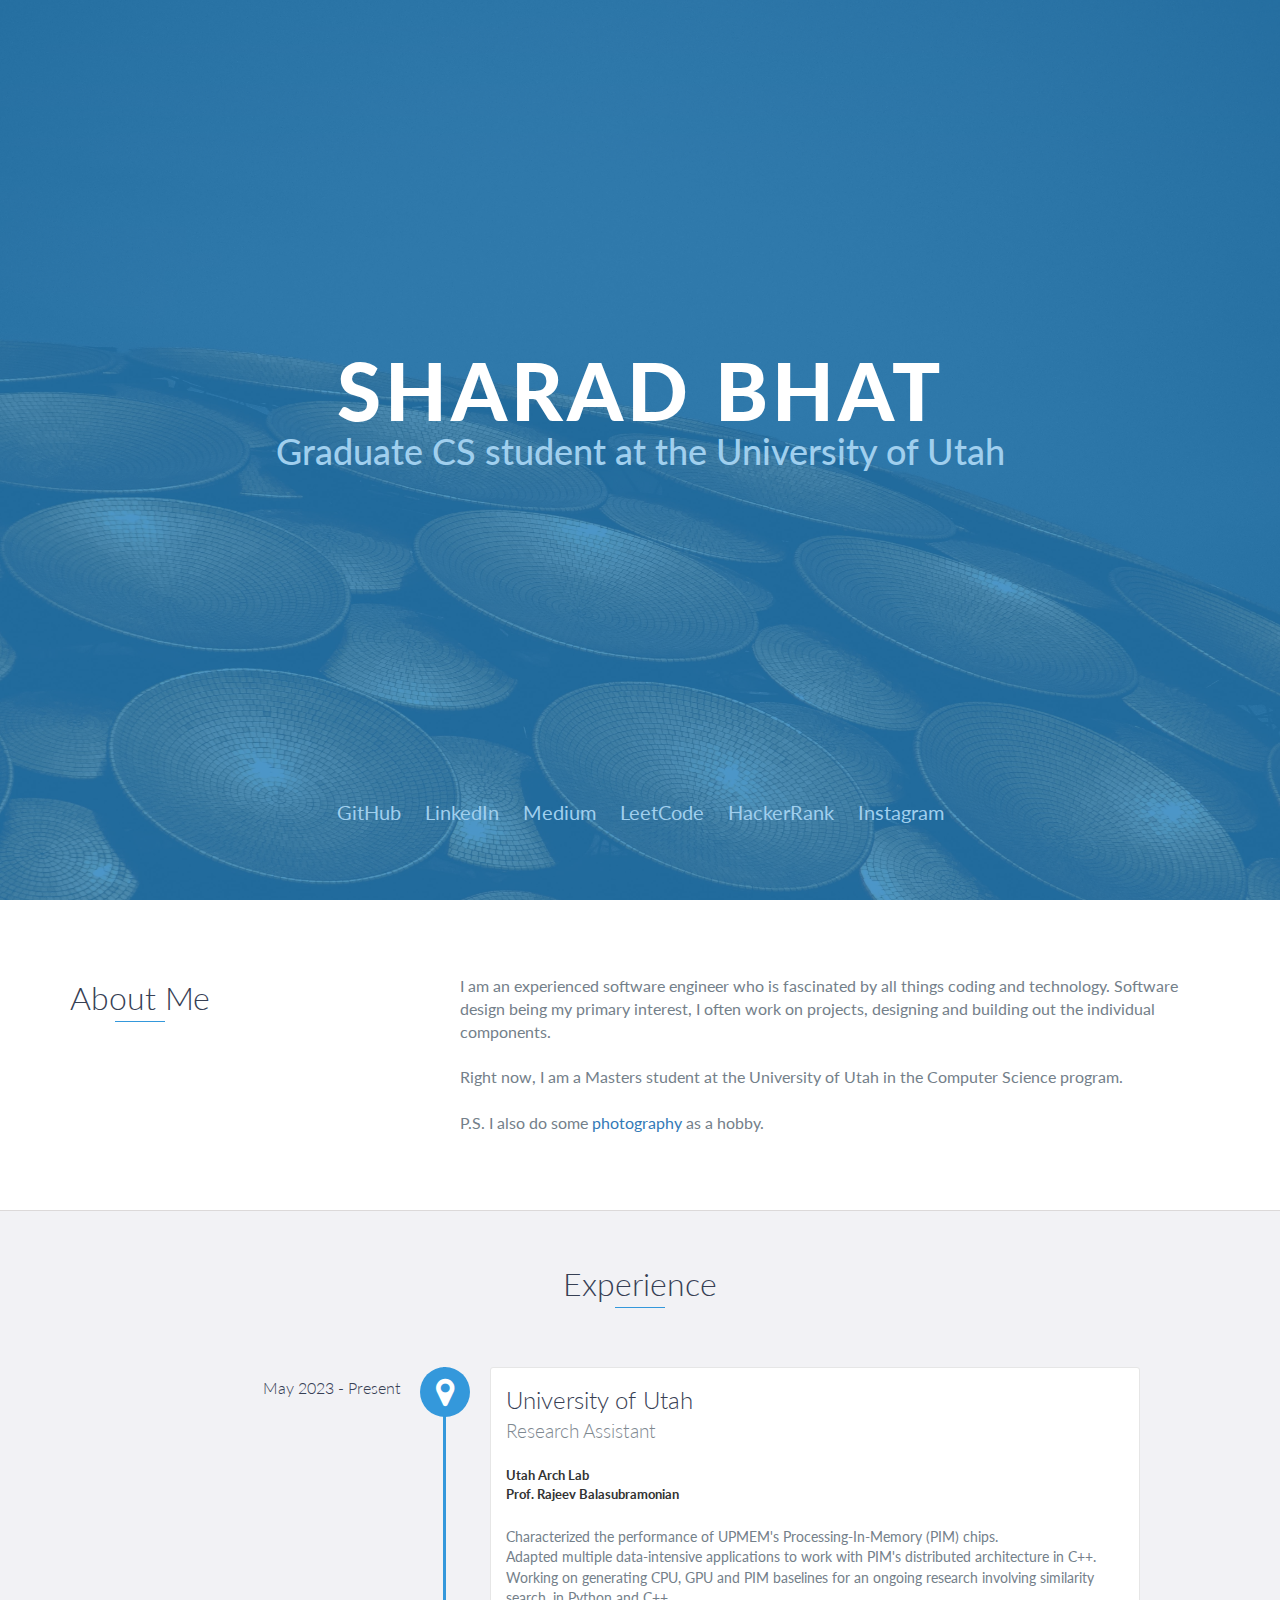
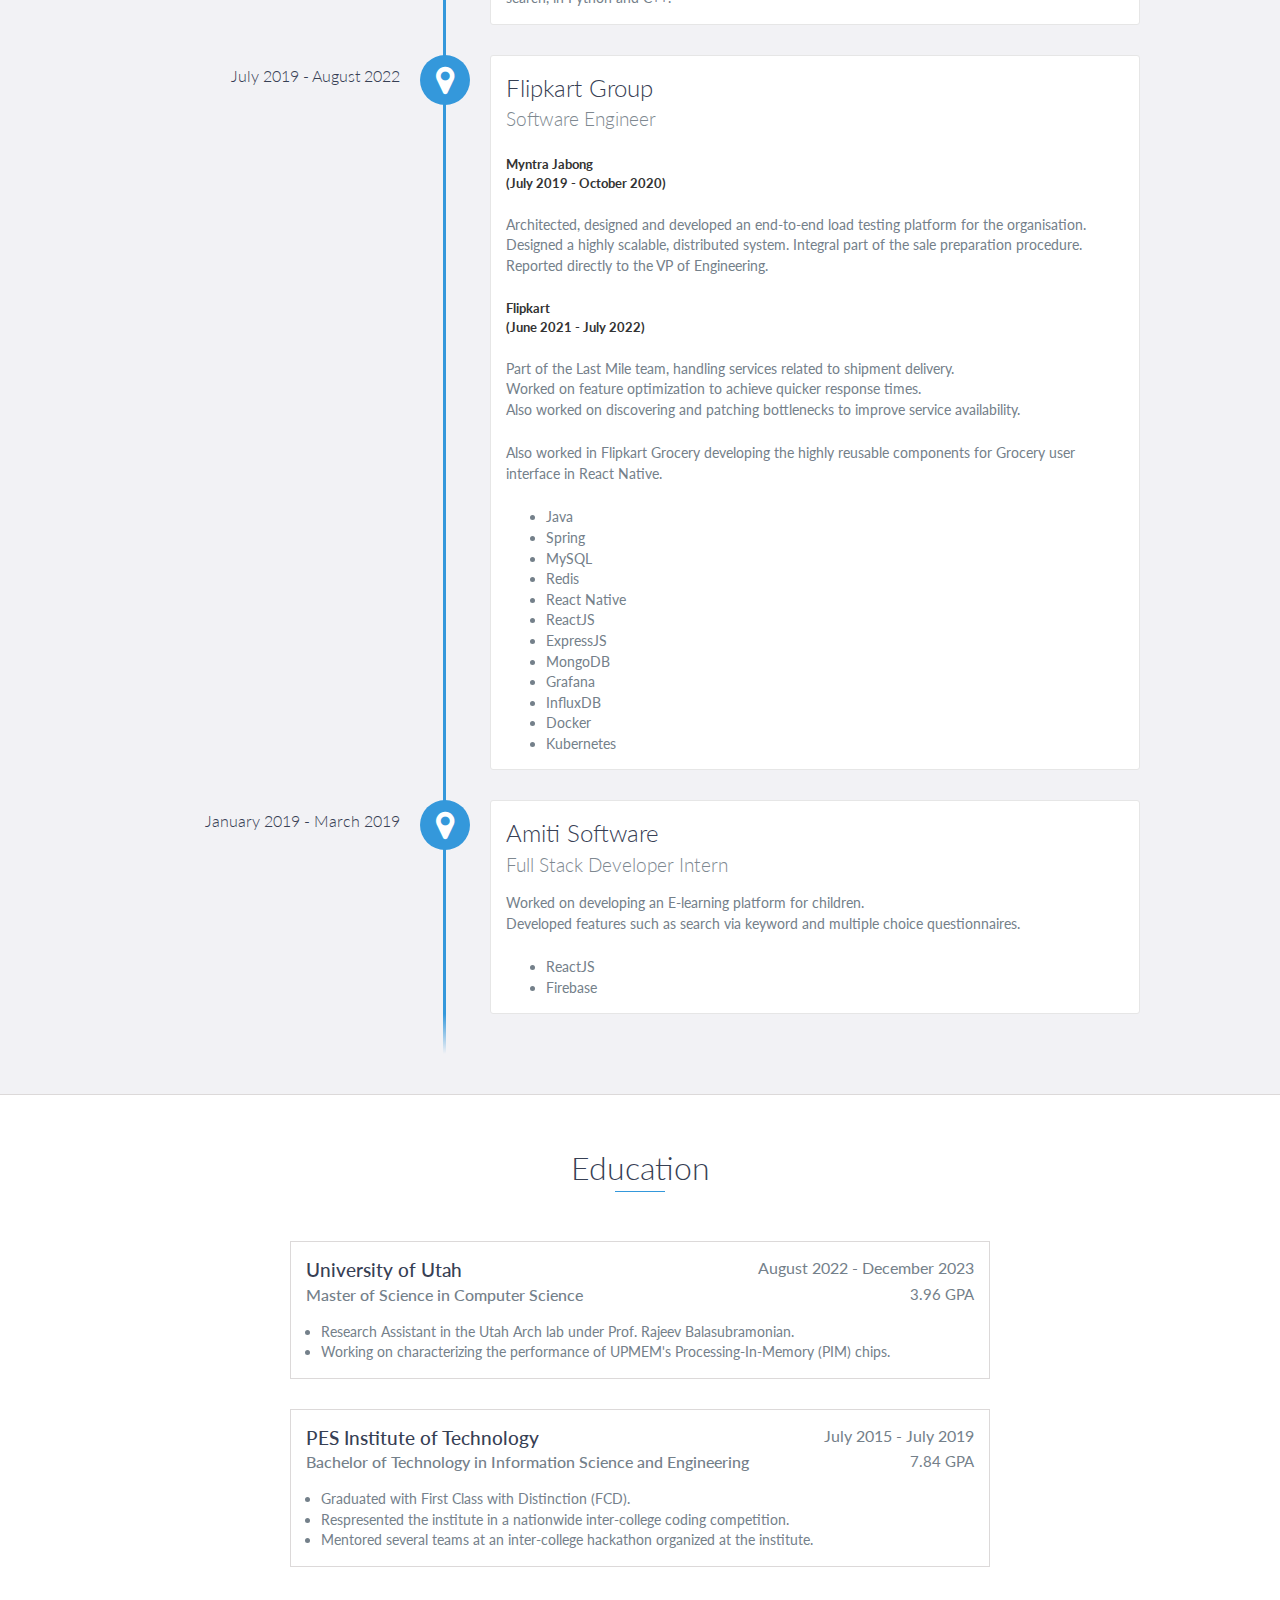
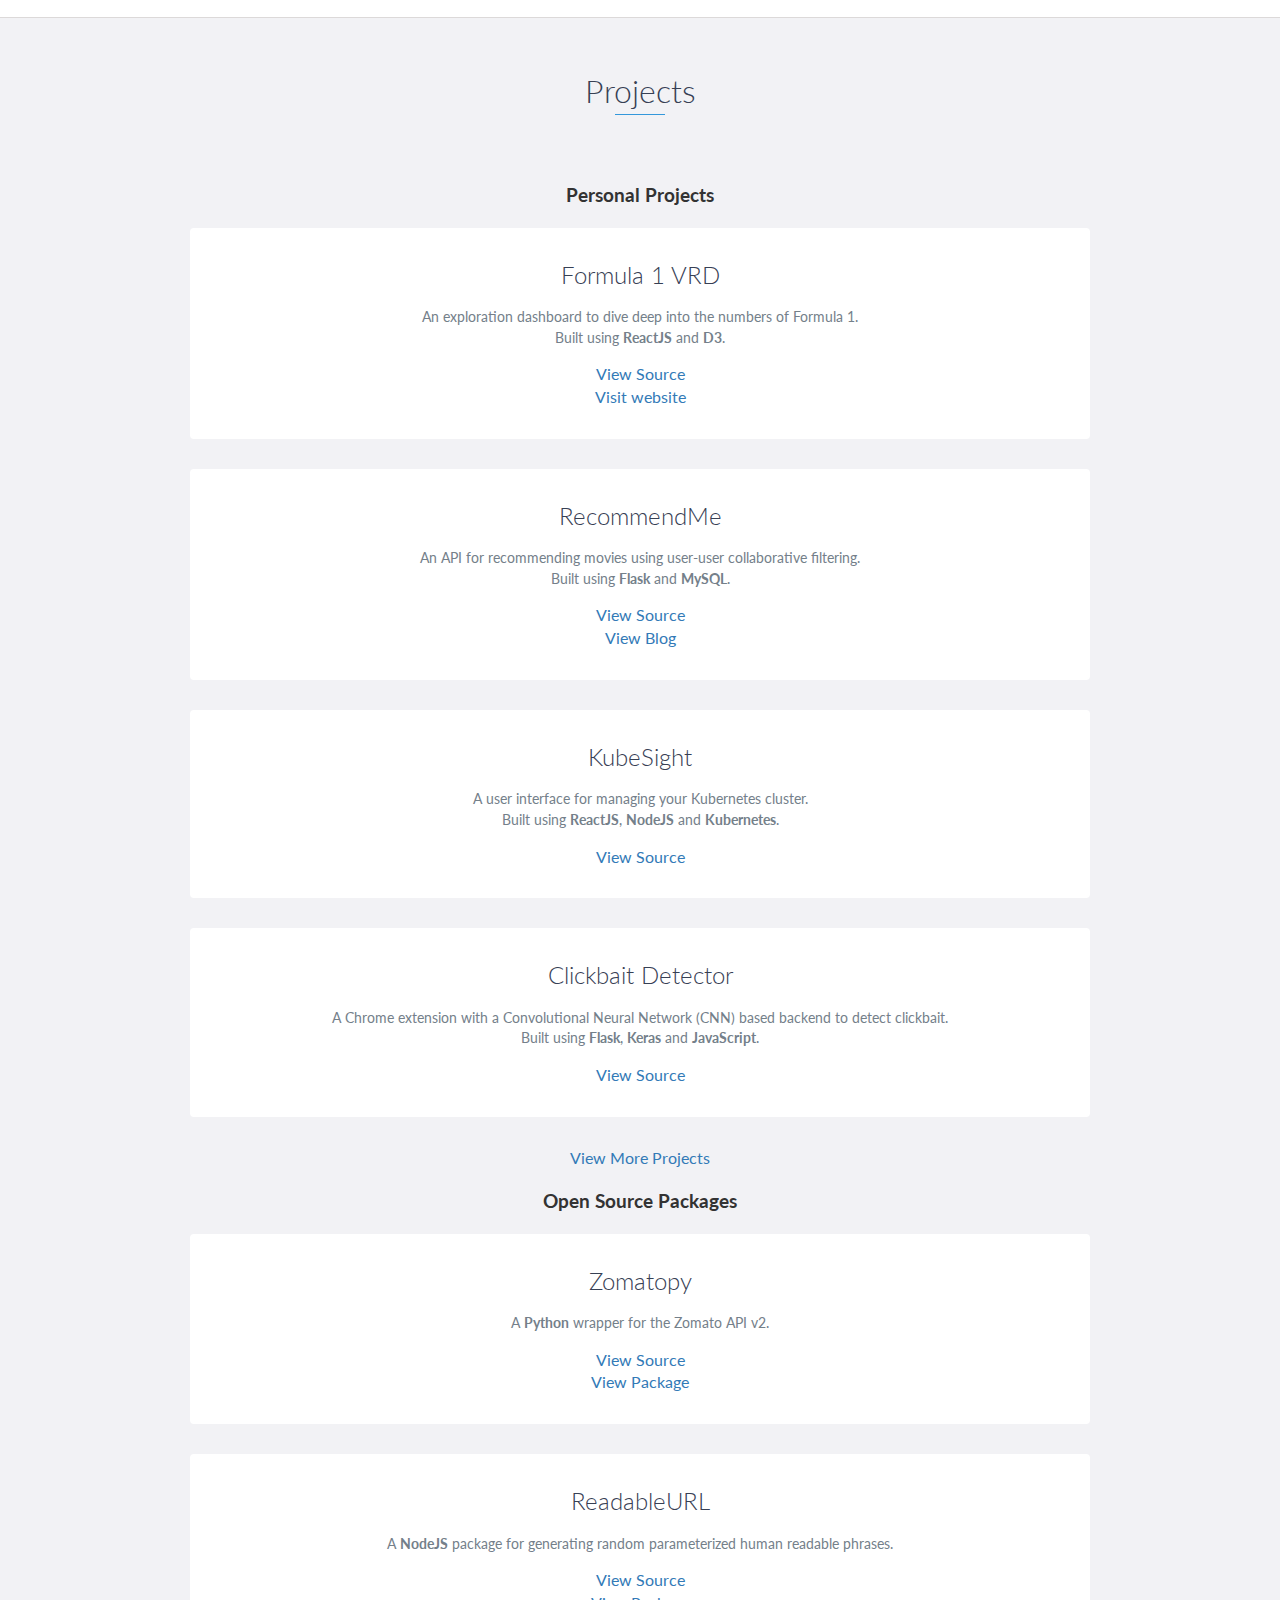
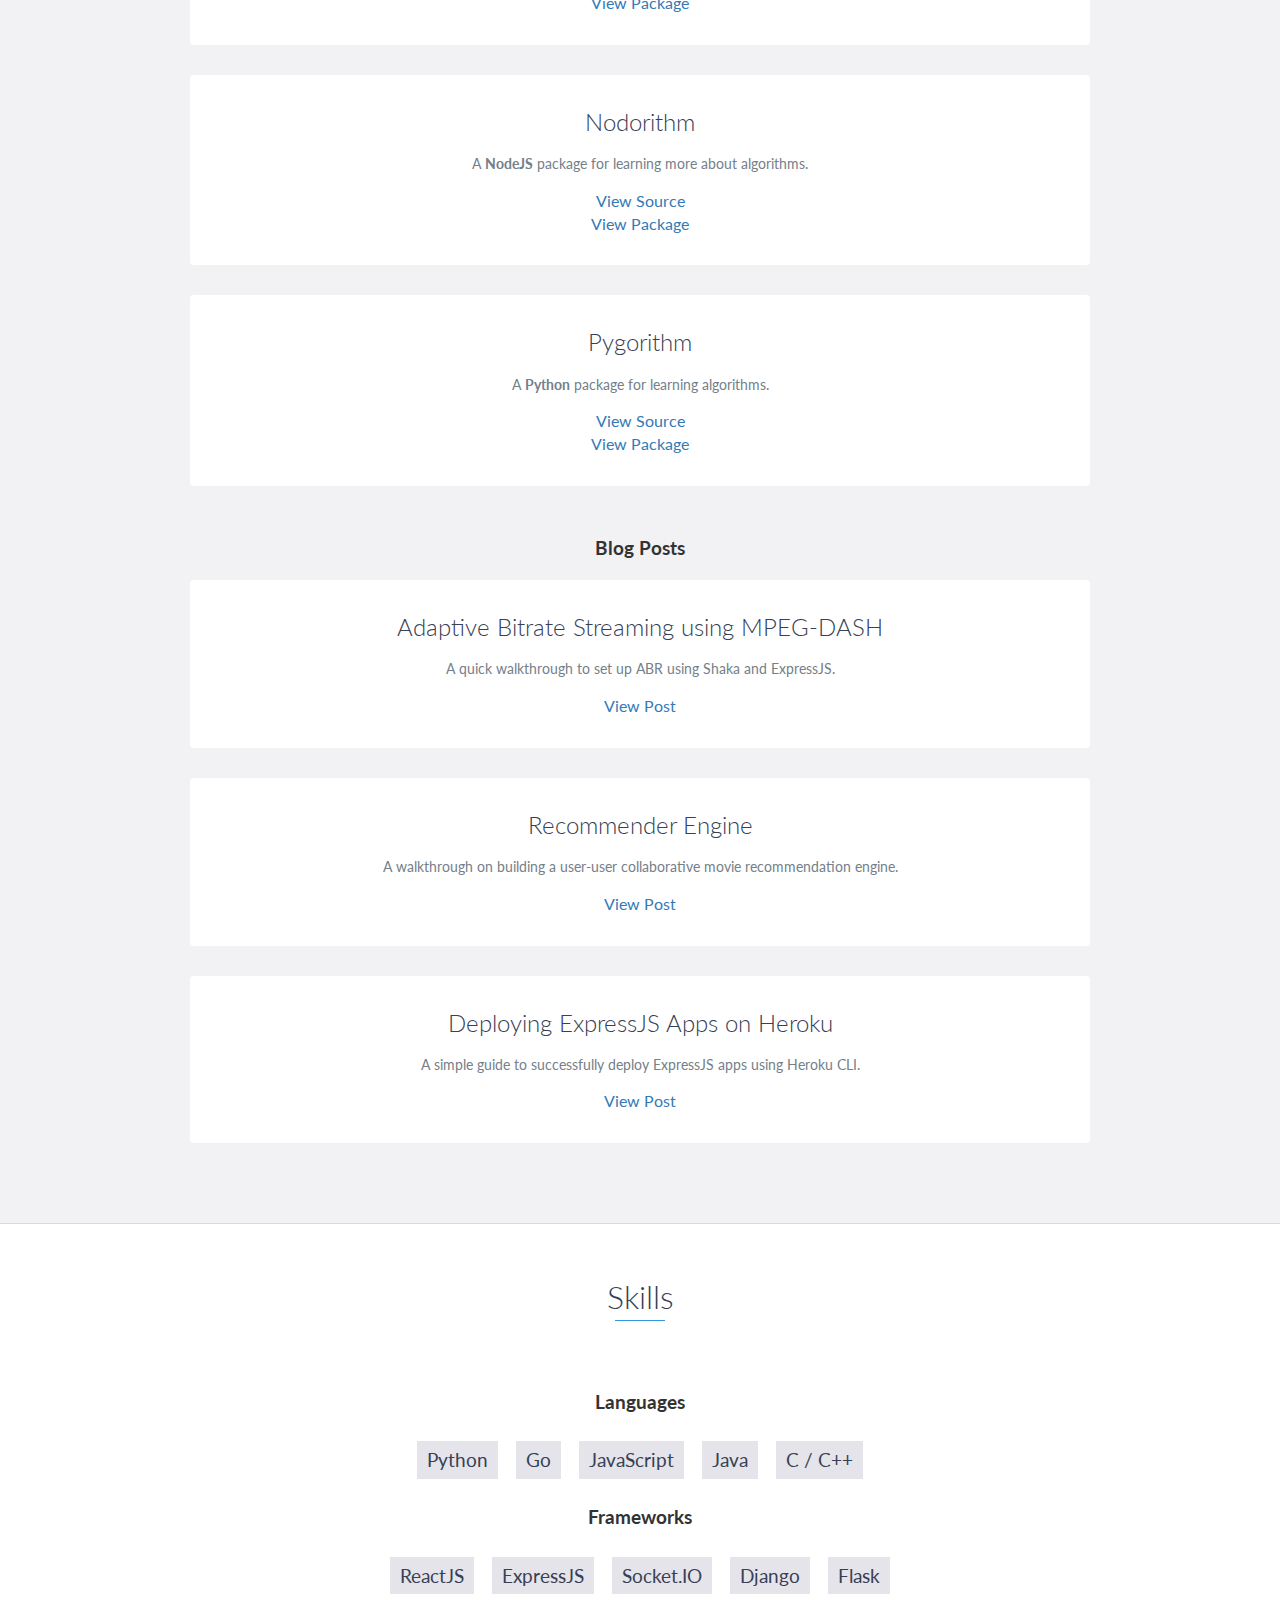
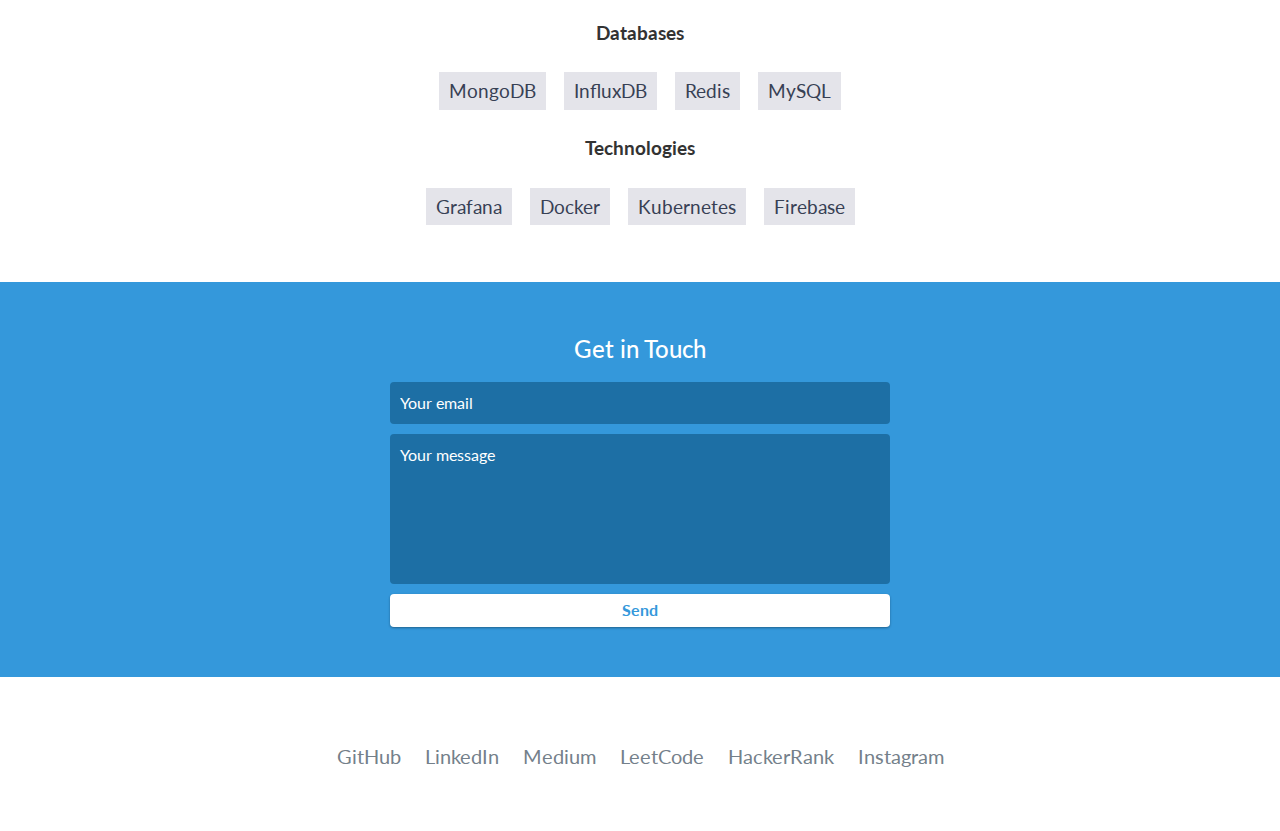
<file: index.html>
<!DOCTYPE html>
<html class="no-js" lang="en">

<head>
    <meta charset="utf-8">
    <meta http-equiv="X-UA-Compatible" content="IE=edge">
    <meta name="viewport" content="width=device-width, initial-scale=1">
    <title>Sharad Bhat</title>
    <link href="https://fonts.googleapis.com/css?family=Lato:300,400,700,900" rel="stylesheet">
    <link rel="stylesheet" href="libs/font-awesome/css/font-awesome.min.css">
    <link href="css/bootstrap.min.css" rel="stylesheet">
    <link href="css/styles.css" rel="stylesheet">
</head>

<body>
    <div id="lead">
            <div id="lead-content">
                <div id="lead-content-name">
                    <h1>Sharad Bhat</h1>
                    <h2>Graduate CS student at the University of Utah</h2>
                </div>
                <div class="container">
                    <div class="row">
                        <div class="social socialTop">
                            <ul>
                                <li>
                                    <a href="http://github.com/sharadbhat" target="_blank" rel="noopener noreferrer">GitHub</a>
                                </li>
                                <li>
                                    <a href="https://www.linkedin.com/in/sharadmbhat/" target="_blank">LinkedIn</a>
                                </li>
                                <li>
                                    <a href="https://sharadbhat.medium.com/" target="_blank"
                                        rel="noopener noreferrer">Medium</a>
                                </li>
                                <li>
                                    <a href="https://leetcode.com/sharadbhat/" target="_blank"
                                        rel="noopener noreferrer">LeetCode</a>
                                </li>
                                <li>
                                    <a href="https://www.hackerrank.com/sharadbhat" target="_blank"
                                        rel="noopener noreferrer">HackerRank</a>
                                </li>
                                <li>
                                    <a href="https://www.instagram.com/sharad_bhat/" target="_blank">Instagram</a>
                                </li>
                            </ul>
                        </div>
                    </div>
                </div>
            </div>
        <!-- End #lead-content -->

        <div id="lead-overlay"></div>
    </div>
    <!-- End #lead -->

    <div id="about">
        <div class="container">
            <div class="row">
                <div class="col-md-4">
                    <h2 class="heading">About Me</h2>
                </div>
                <div class="col-md-8">
                    <p>
                        I am an experienced software engineer who is fascinated by all things coding and technology.
                        Software design being my primary interest, I often work on projects, designing and building out
                        the individual components.
                        <br><br>
                        Right now, I am a Masters student at the University of Utah in the Computer Science program.
                        <br><br>
                        P.S. I also do some <a href="http://instagram.com/sharad_bhat" target="_blank"
                            rel="noopener noreferrer">photography</a> as a hobby.
                    </p>
                </div>
            </div>
        </div>
    </div>
    <!-- End #about -->

    <div id="experience" class="background-alt">
        <h2 class="heading">Experience</h2>
        <div id="experience-timeline">
            <div data-date="May 2023 - Present">
                <h3>University of Utah</h3>
                <h4>Research Assistant</h4>

                <h5>Utah Arch Lab<br />Prof. Rajeev Balasubramonian</h5>
                <p>
                    Characterized the performance of UPMEM's Processing-In-Memory (PIM) chips.<br />
                    Adapted multiple data-intensive applications to work with PIM's distributed architecture in C++.<br />
                    Working on generating CPU, GPU and PIM baselines for an ongoing research involving similarity search, 
                    in Python and C++.
                </p>
            </div>
            <div data-date="July 2019 - August 2022">
                <h3>Flipkart Group</h3>
                <h4>Software Engineer</h4>

                <h5>Myntra Jabong<br />(July 2019 - October 2020)</h5>
                <p>
                    Architected, designed and developed an end-to-end load testing platform for the organisation.<br />
                    Designed a highly scalable, distributed system. Integral part of the sale preparation procedure.<br />
                    Reported directly to the VP of Engineering.
                </p>
                <h5>Flipkart<br/>(June 2021 - July 2022)</h5>
                <p>
                    Part of the Last Mile team, handling services related to shipment delivery.<br />
                    Worked on feature optimization to achieve quicker response times.<br />
                    Also worked on discovering and patching bottlenecks to improve service availability.
                </p>
                <br>
                <p>
                    Also worked in Flipkart Grocery developing the highly reusable components for Grocery user interface
                    in React Native.
                </p>
                <br>
                <p>
                <ul class="experience-ul">
                    <li>Java</li>
                    <li>Spring</li>
                    <li>MySQL</li>
                    <li>Redis</li>
                    <li>React Native</li>
                    <li>ReactJS</li>
                    <li>ExpressJS</li>
                    <li>MongoDB</li>
                    <li>Grafana</li>
                    <li>InfluxDB</li>
                    <li>Docker</li>
                    <li>Kubernetes</li>
                </ul>
                </p>
            </div>

            <div data-date="January 2019 - March 2019">
                <h3>Amiti Software</h3>
                <h4>Full Stack Developer Intern</h4>
                <p>
                    Worked on developing an E-learning platform for children.<br />
                    Developed features such as search via keyword and multiple choice questionnaires.
                </p>
                <br>
                <p>
                <ul class="experience-ul">
                    <li>ReactJS</li>
                    <li>Firebase</li>
                </ul>
                </p>
            </div>
        </div>
    </div>
    <!-- End #experience -->

    <div id="education">
        <h2 class="heading">Education</h2>

        <div class="education-block">
            <div style="display: flex; flex-direction: column;">
                <div style="display: flex; flex-direction: row; justify-content: space-between;">
                    <h3>University of Utah</h3>
                    <span class="education-date">August 2022 - December 2023</span>
                </div>
                <div style="display: flex; flex-direction: row; justify-content: space-between;">
                    <h4>Master of Science in Computer Science</h4>
                    <span style="font-size: 15px;">3.96 GPA</span>
                </div>
            </div>
            <ul>
                <li>
                    Research Assistant in the Utah Arch lab under Prof. Rajeev Balasubramonian.
                </li>
                <li>
                    Working on characterizing the performance of UPMEM's Processing-In-Memory (PIM) chips.
                </li>
            </ul>
        </div>

        <div class="education-block">
            <div style="display: flex; flex-direction: column;">
                <div style="display: flex; flex-direction: row; justify-content: space-between;">
                    <h3>PES Institute of Technology</h3>
                    <span class="education-date">July 2015 - July 2019</span>
                </div>
                <div style="display: flex; flex-direction: row; justify-content: space-between;">
                    <h4>Bachelor of Technology in Information Science and Engineering</h4>
                    <span style="font-size: 15px;">7.84 GPA</span>
                </div>
            </div>
            <ul>
                <li>
                    Graduated with First Class with Distinction (FCD).
                </li>
                <li>
                    Respresented the institute in a nationwide inter-college coding competition.
                </li>
                <li>
                    Mentored several teams at an inter-college hackathon organized at the institute.
                </li>
            </ul>
        </div>
        <!-- End .education-block -->
    </div>
    <!-- End #education -->

    <div id="projects" class="background-alt">
        <h2 class="heading">Projects</h2>
        <h3>Personal Projects</h3>
        <div class="container">
            <div class="row">
                <div class="project no-image">
                    <div class="project-info">
                        <h3>Formula 1 VRD</h3>
                        <p>
                            An exploration dashboard to dive deep into the numbers of Formula 1.
                            <br>
                            Built using <b>ReactJS</b> and <b>D3</b>.
                        </p>
                        <a href="https://github.com/sharadbhat/Formula-1-VRD" target="_blank" rel="noopener noreferrer">View
                            Source</a>
                        <br>
                        <a href="https://sharadbhat.github.io/Formula-1-VRD" target="_blank"
                            rel="noopener noreferrer">Visit website</a>
                    </div>
                </div>

                <div class="project no-image">
                    <div class="project-info">
                        <h3>RecommendMe</h3>
                        <p>
                            An API for recommending movies using user-user collaborative filtering.
                            <br>
                            Built using <b>Flask</b> and <b>MySQL</b>.
                        </p>
                        <a href="https://github.com/sharadbhat/RecommendMe" target="_blank" rel="noopener noreferrer">View
                            Source</a>
                        <br>
                        <a href="https://sharadbhat.medium.com/recommender-engine-aa97100041e3" target="_blank"
                            rel="noopener noreferrer">View Blog</a>
                    </div>
                </div>

                <div class="project no-image">
                    <div class="project-info">
                        <h3>KubeSight</h3>
                        <p>
                            A user interface for managing your Kubernetes cluster.
                            <br>
                            Built using <b>ReactJS</b>, <b>NodeJS</b> and <b>Kubernetes</b>.
                        </p>
                        <a href="https://github.com/sharadbhat/KubeSight" target="_blank" rel="noopener noreferrer">View
                            Source</a>
                    </div>
                </div>

                <div class="project no-image">
                    <div class="project-info">
                        <h3>Clickbait Detector</h3>
                        <p>
                            A Chrome extension with a Convolutional Neural Network (CNN) based backend to detect
                            clickbait.
                            <br>
                            Built using <b>Flask</b>, <b>Keras</b> and <b>JavaScript</b>.
                        </p>
                        <a href="https://github.com/sharadbhat/ClickbaitDetector" target="_blank"
                            rel="noopener noreferrer">View Source</a>
                    </div>
                </div>
            </div>

            <a id="view-more-projects" href="#">View More Projects</a>

            <div id="more-projects" class="row">
                <div class="project no-image">
                    <div class="project-info">
                        <h3>VideoHub</h3>
                        <p>
                            A rough replica of YouTube.
                            <br>
                            Built using <b>Flask</b> and <b>MySQL</b>.
                        </p>
                        <a href="https://github.com/sharadbhat/VideoHub" target="_blank" rel="noopener noreferrer">View
                            Source</a>
                    </div>
                </div>
                <div class="project no-image">
                    <div class="project-info">
                        <h3>StreamIt</h3>
                        <p>
                            A music streaming API.
                            <br>
                            Built using <b>NodeJS</b>.
                        </p>
                        <a href="https://github.com/sharadbhat/StreamIt" target="_blank" rel="noopener noreferrer">View
                            Source</a>
                    </div>
                </div>
                <div class="project no-image">
                    <div class="project-info">
                        <h3>Chatter</h3>
                        <p>
                            A proof of concept for realtime messaging.
                            <br>
                            Built using <b>ReactJS</b>, <b>NodeJS</b> and <b>SocketIO</b>.
                        </p>
                        <a href="https://github.com/sharadbhat/Chatter" target="_blank" rel="noopener noreferrer">View
                            Source</a>
                        <br>
                        <a href="https://chatter-sharad.onrender.com" target="_blank" rel="noopener noreferrer">View
                            Demo</a>
                    </div>
                </div>
                <div class="project no-image">
                    <div class="project-info">
                        <h3>ViewFinder</h3>
                        <p>
                            A web app to view image EXIF and XMP metadata.
                            <br>
                            Built using <b>ReactJS</b>.
                        </p>
                        <a href="https://github.com/sharadbhat/viewfinder" target="_blank"
                            rel="noopener noreferrer">View Source</a>
                        <br>
                        <a href="https://sharadbhat.github.io/viewfinder" target="_blank" rel="noopener noreferrer">View
                            Demo</a>
                    </div>
                </div>
                <div class="project no-image">
                    <div class="project-info">
                        <h3>QuickDASH</h3>
                        <p>
                            A proof of concept for streaming video using MPEG-DASH.
                            <br>
                            Built using <b>Ffmpeg</b>, <b>Shaka</b>, <b>ExpressJS</b>.
                        </p>
                        <a href="https://github.com/sharadbhat/QuickDASH" target="_blank" rel="noopener noreferrer">View
                            Source</a>
                        <br>
                        <a href="https://sharadbhat.medium.com/adaptive-bitrate-streaming-using-mpeg-dash-d96f6ff0740f"
                            target="_blank" rel="noopener noreferrer">View Blog</a>
                    </div>
                </div>
            </div>
        </div>

        <h3>Open Source Packages</h3>
        <div class="container">
            <div class="row">
                <div class="project no-image">
                    <div class="project-info">
                        <h3>Zomatopy</h3>
                        <p>
                            A <b>Python</b> wrapper for the Zomato API v2.
                        </p>
                        <a href="https://github.com/sharadbhat/Zomatopy" target="_blank" rel="noopener noreferrer">View
                            Source</a>
                        <br>
                        <a href="https://pypi.org/project/Zomatopy/" target="_blank" rel="noopener noreferrer">View
                            Package</a>
                    </div>
                </div>

                <div class="project no-image">
                    <div class="project-info">
                        <h3>ReadableURL</h3>
                        <p>
                            A <b>NodeJS</b> package for generating random parameterized human readable phrases.
                        </p>
                        <a href="https://github.com/sharadbhat/ReadableURL" target="_blank"
                            rel="noopener noreferrer">View Source</a>
                        <br>
                        <a href="https://www.npmjs.com/package/readable-url" target="_blank"
                            rel="noopener noreferrer">View Package</a>
                    </div>
                </div>

                <div class="project no-image">
                    <div class="project-info">
                        <h3>Nodorithm</h3>
                        <p>
                            A <b>NodeJS</b> package for learning more about algorithms.
                        </p>
                        <a href="https://github.com/sharadbhat/Nodorithm" target="_blank" rel="noopener noreferrer">View
                            Source</a>
                        <br>
                        <a href="https://www.npmjs.com/package/nodorithm" target="_blank" rel="noopener noreferrer">View
                            Package</a>
                    </div>
                </div>

                <div class="project no-image">
                    <div class="project-info">
                        <h3>Pygorithm</h3>
                        <p>
                            A <b>Python</b> package for learning algorithms.
                        </p>
                        <a href="https://github.com/OmkarPathak/pygorithm" target="_blank"
                            rel="noopener noreferrer">View Source</a>
                        <br>
                        <a href="https://pypi.org/project/pygorithm/" target="_blank" rel="noopener noreferrer">View
                            Package</a>
                    </div>
                </div>
            </div>
        </div>

        <h3>Blog Posts</h3>
        <div class="container">
            <div class="row">
                <div class="project no-image">
                    <div class="project-info">
                        <h3>Adaptive Bitrate Streaming using MPEG-DASH</h3>
                        <p>
                            A quick walkthrough to set up ABR using Shaka and ExpressJS.
                        </p>
                        <a href="https://sharadbhat.medium.com/adaptive-bitrate-streaming-using-mpeg-dash-d96f6ff0740f"
                            target="_blank" rel="noopener noreferrer">View Post</a>
                    </div>
                </div>
                <div class="project no-image">
                    <div class="project-info">
                        <h3>Recommender Engine</h3>
                        <p>
                            A walkthrough on building a user-user collaborative movie recommendation engine.
                        </p>
                        <a href="https://sharadbhat.medium.com/recommender-engine-aa97100041e3" target="_blank"
                            rel="noopener noreferrer">View Post</a>
                    </div>
                </div>
                <div class="project no-image">
                    <div class="project-info">
                        <h3>Deploying ExpressJS Apps on Heroku</h3>
                        <p>
                            A simple guide to successfully deploy ExpressJS apps using Heroku CLI.
                        </p>
                        <a href="https://sharadbhat.medium.com/deploying-an-expressjs-server-on-heroku-d7c8dc04ec7c"
                            target="_blank" rel="noopener noreferrer">View Post</a>
                    </div>
                </div>
            </div>
        </div>
    </div>
    <!-- End #projects -->

    <div id="skills">
        <h2 class="heading">Skills</h2>
        <h3>Languages</h3>
        <ul>
            <li>Python</li>
            <li>Go</li>
            <li>JavaScript</li>
            <li>Java</li>
            <li>C / C++</li>
        </ul>

        <h3>Frameworks</h3>
        <ul>
            <li>ReactJS</li>
            <li>ExpressJS</li>
            <li>Socket.IO</li>
            <li>Django</li>
            <li>Flask</li>
        </ul>

        <h3>Databases</h3>
        <ul>
            <li>MongoDB</li>
            <li>InfluxDB</li>
            <li>Redis</li>
            <li>MySQL</li>
        </ul>

        <h3>Technologies</h3>
        <ul>
            <li>Grafana</li>
            <li>Docker</li>
            <li>Kubernetes</li>
            <li>Firebase</li>
        </ul>
    </div>
    <!-- End #skills -->

    <div id="contact">
        <h2>Get in Touch</h2>
        <div id="contact-form">
            <form method="POST" action="https://formspree.io/f/xjvpzykz">
                <input type="hidden" name="_subject" value="Contact request from personal website" />
                <input type="email" name="_replyto" placeholder="Your email" required>
                <textarea name="message" placeholder="Your message" required></textarea>
                <button type="submit">Send</button>
            </form>
        </div>
    </div>
    <!-- End #contact -->

    <footer>
        <div class="container">
            <div class="row">
                <div class="social">
                    <ul>
                        <li>
                            <a href="http://github.com/sharadbhat" target="_blank" rel="noopener noreferrer">GitHub</a>
                        </li>
                        <li>
                            <a href="https://www.linkedin.com/in/sharadmbhat/" target="_blank">LinkedIn</a>
                        </li>
                        <li>
                            <a href="https://sharadbhat.medium.com/" target="_blank"
                                rel="noopener noreferrer">Medium</a>
                        </li>
                        <li>
                            <a href="https://leetcode.com/sharadbhat/" target="_blank"
                                rel="noopener noreferrer">LeetCode</a>
                        </li>
                        <li>
                            <a href="https://www.hackerrank.com/sharadbhat" target="_blank"
                                rel="noopener noreferrer">HackerRank</a>
                        </li>
                        <li>
                            <a href="https://www.instagram.com/sharad_bhat/" target="_blank">Instagram</a>
                        </li>
                    </ul>
                </div>
            </div>
        </div>
    </footer>
    <!-- End footer -->

    <script src="https://ajax.googleapis.com/ajax/libs/jquery/1.12.4/jquery.min.js"></script>
    <script src="js/scripts.min.js"></script>
</body>

</html>
</file>
<file: css/styles.css>
/*!
    Title: Dev Portfolio Template
    Version: 1.2.2
    Last Change: 03/25/2020
    Author: Ryan Fitzgerald
    Repo: https://github.com/RyanFitzgerald/devportfolio-template
    Issues: https://github.com/RyanFitzgerald/devportfolio-template/issues

    Description: This file contains all the styles associated with the page
    that don't come from third party libraries. This file gets compiled using
    Gulp and send to the /css folder which is then loaded on the page.
*/
body {
  font-family: "Lato", sans-serif;
  font-size: 16px;
}
body.active {
  overflow: hidden;
  z-index: -1;
}
.no-js #experience-timeline > div {
  background: #fff;
  padding: 10px;
  margin-bottom: 10px;
  border: 1px solid #dcd9d9;
}
.no-js #experience-timeline > div h3 {
  font-size: 1.5em;
  font-weight: 300;
  color: #374054;
  display: inline-block;
  margin: 0;
}
.no-js #experience-timeline > div h4 {
  font-size: 1.2em;
  font-weight: 300;
  color: #7e8890;
  margin: 0 0 15px 0;
}
.no-js #experience-timeline > div p {
  color: #74808a;
  font-size: 0.9em;
  margin: 0;
}
.no-js #experience-timeline:before,
.no-js #experience-timeline:after {
  content: none;
}
@keyframes dropHeader {
  0% {
    transform: translateY(-100%);
  }
  100% {
    transform: translateY(0);
  }
}
header {
  position: absolute;
  top: 0;
  left: 0;
  right: 0;
  text-align: center;
  z-index: 10;
  animation-name: dropHeader;
  animation-iteration-count: 1;
  animation-timing-function: ease;
  animation-duration: 0.75s;
}
header ul {
  display: inline-block;
  background: #fff;
  text-align: center;
  padding: 10px;
  margin: 0;
  border-bottom-right-radius: 4px;
  border-bottom-left-radius: 4px;
}
header li {
  display: inline-block;
}
header a {
  display: block;
  color: #3498db;
  padding: 10px;
}
header a:hover {
  color: #217dbb;
  text-decoration: none;
  background: #eee;
  border-radius: 4px;
}
header a:focus {
  color: #3498db;
  text-decoration: none;
}
header.active {
  display: block;
}
header.sticky {
  position: fixed;
  z-index: 999;
}
#menu.active {
  display: block;
}
#mobile-menu-open {
  display: none;
  cursor: pointer;
  position: fixed;
  right: 15px;
  top: 10px;
  color: #3498db;
  font-size: 1.5em;
  z-index: 20;
  padding: 0 7px;
  border-radius: 4px;
  background: #fff;
}
#mobile-menu-close {
  display: none;
  text-align: right;
  width: 100%;
  background: #fff;
  font-size: 1.5em;
  padding-right: 15px;
  padding-top: 10px;
  cursor: pointer;
  color: #3498db;
}
#mobile-menu-close span {
  font-size: 0.5em;
  text-transform: uppercase;
}
#mobile-menu-close i {
  vertical-align: middle;
}
footer {
  padding: 50px 0;
}
.copyright {
  padding-top: 20px;
}
.copyright p {
  margin: 0;
  color: #74808a;
}
.top {
  text-align: center;
}
.top span {
  cursor: pointer;
  display: block;
  margin: 15px auto 0 auto;
  width: 35px;
  height: 35px;
  border-radius: 50%;
  border: 3px solid #b9bfc4;
  text-align: center;
}
.top i {
  color: #74808a;
}
.social {
  text-align: center;
}
.social ul {
  margin: 5px 0 0 0;
  padding: 0;
}
.social li {
  display: inline-block;
  font-size: 1.25em;
  list-style: none;
}
.social a {
  display: block;
  color: #74808a;
  padding: 10px;
}
.social a:hover {
  color: #3498db;
}
.socialTop a {
  display: block;
  color: #a0cfee;
  padding: 10px;
}
.socialTop a:hover {
  color: #fff;
}
.btn-rounded-white {
  display: inline-block;
  color: #fff;
  padding: 15px 25px;
  border: 3px solid #fff;
  border-radius: 30px;
  transition: 0.5s ease all;
}
.btn-rounded-white:hover {
  color: #3498db;
  background: #fff;
  text-decoration: none;
}
.shadow {
  box-shadow: 0 1px 3px rgba(0, 0, 0, 0.12), 0 1px 2px rgba(0, 0, 0, 0.24);
}
.shadow-large {
  box-shadow: 0 3px 6px rgba(0, 0, 0, 0.08), 0 3px 6px rgba(0, 0, 0, 0.15);
}
.heading {
  position: relative;
  display: inline-block;
  font-size: 2em;
  font-weight: 300;
  margin: 0 0 30px 0;
}
.heading:after {
  position: absolute;
  content: "";
  top: 100%;
  height: 1px;
  width: 50px;
  left: 0;
  right: 0;
  margin: 0 auto;
  background: #3498db;
}
.background-alt {
  background: #f2f2f5;
}
#lead {
  position: relative;
  height: 100vh;
  min-height: 500px;
  max-height: 1080px;
  background: url(../images/lead-bg.jpg);
  background-size: cover;
  padding: 15px;
  overflow: hidden;
}
#lead-content {
  position: absolute;
  z-index: 10;
  top: 50%;
  left: 50%;
  transform: translate(-50%, -50%);
  text-align: center;
}
#lead-content h1,
#lead-content h2 {
  margin: 0;
}
#lead-content h1 {
  color: #fff;
  font-weight: 900;
  font-size: 5em;
  text-transform: uppercase;
  letter-spacing: 0.05em;
  line-height: 0.9em;
}
#lead-content h2 {
  color: #a0cfee;
  font-weight: 500;
  font-size: 2.25em;
  margin-bottom: 15px;
}
#lead-content-name {
  height: 80vh;
  display: flex;
  flex-direction: column;
  justify-content: center;
}
#lead-overlay {
  position: absolute;
  height: 100%;
  width: 100%;
  top: 0;
  right: 0;
  bottom: 0;
  left: 0;
  background: rgba(33, 125, 187, 0.8);
  z-index: 1;
}
#lead-down {
  position: absolute;
  left: 0;
  right: 0;
  width: 100%;
  text-align: center;
  z-index: 10;
  bottom: 15px;
  color: #fff;
}
#lead-down span {
  cursor: pointer;
  display: block;
  margin: 0 auto;
  width: 35px;
  height: 35px;
  border-radius: 50%;
  border: 3px solid #a0cfee;
  text-align: center;
}
#lead-down i {
  animation: pulsate 1.5s ease;
  animation-iteration-count: infinite;
  padding-top: 5px;
}
@keyframes pulsate {
  0% {
    transform: scale(1, 1);
  }
  50% {
    transform: scale(1.2, 1.2);
  }
  100% {
    transform: scale(1, 1);
  }
}
#about {
  padding: 75px 15px;
  border-bottom: 1px solid #dcd9d9;
}
#about h2 {
  color: #374054;
}
#about p {
  color: #74808a;
  margin: 0;
}
#experience {
  padding: 50px 15px;
  text-align: center;
  border-bottom: 1px solid #dcd9d9;
}
#experience h2 {
  color: #374054;
}
#experience-timeline {
  margin: 30px auto 0 auto;
  position: relative;
  max-width: 1000px;
}
#experience-timeline:before {
  position: absolute;
  content: "";
  top: 0;
  bottom: 0;
  left: 303px;
  right: auto;
  height: 100%;
  width: 3px;
  background: #3498db;
  z-index: 0;
}
#experience-timeline:after {
  position: absolute;
  content: "";
  width: 3px;
  height: 40px;
  background: #3498db;
  background: linear-gradient(to bottom, #3498db, rgba(52, 152, 219, 0));
  top: 100%;
  left: 303px;
}
.experience-ul {
  margin: 0;
  color: #74808a;
  font-size: 0.9em;
}
.vtimeline-content {
  margin-left: 350px;
  background: #fff;
  border: 1px solid #e6e6e6;
  padding: 15px;
  border-radius: 3px;
  text-align: left;
}
.vtimeline-content h3 {
  font-size: 1.5em;
  font-weight: 300;
  color: #374054;
  display: inline-block;
  margin: 0;
}
.vtimeline-content h4 {
  font-size: 1.2em;
  font-weight: 300;
  color: #7e8890;
  margin: 0 0 15px 0;
}
.vtimeline-content p {
  color: #74808a;
  font-size: 0.9em;
  margin: 0;
}
.vtimeline-point {
  position: relative;
  display: block;
  vertical-align: top;
  margin-bottom: 30px;
}
.vtimeline-icon {
  position: relative;
  color: #fff;
  width: 50px;
  height: 50px;
  background: #3498db;
  border-radius: 50%;
  float: left;
  z-index: 99;
  margin-left: 280px;
}
.vtimeline-icon i {
  display: block;
  font-size: 2em;
  margin-top: 10px;
}
.vtimeline-date {
  width: 260px;
  text-align: right;
  position: absolute;
  left: 0;
  top: 10px;
  font-weight: 300;
  color: #374054;
}
#education {
  padding: 50px 15px 20px 15px;
  border-bottom: 1px solid #dcd9d9;
  text-align: center;
}
#education h2 {
  color: #374054;
  margin-bottom: 50px;
}
.education-block {
  max-width: 700px;
  margin: 0 auto 30px auto;
  padding: 15px;
  border: 1px solid #dcd9d9;
  text-align: left;
}
.education-block h3 {
  font-weight: 500;
  float: left;
  margin: 0;
  color: #374054;
}
.education-block span {
  color: #74808a;
  float: right;
}
.education-block h4 {
  color: #74808a;
  clear: both;
  font-weight: 500;
  margin: 0 0 15px 0;
}
.education-block p,
.education-block ul {
  margin: 0;
  color: #74808a;
  font-size: 0.9em;
}
.education-block ul {
  padding: 0 0 0 15px;
}
#projects {
  padding: 50px 15px;
  border-bottom: 1px solid #dcd9d9;
  text-align: center;
}
#projects h2 {
  color: #374054;
  margin-bottom: 50px;
}
.project {
  position: relative;
  max-width: 900px;
  margin: 0 auto 30px auto;
  overflow: hidden;
  background: #fff;
  border-radius: 4px;
}
.project-image {
  float: left;
}
.project-info {
  position: absolute;
  top: 50%;
  transform: translateY(-50%);
  margin-left: 300px;
  padding: 15px;
}
.project-info h3 {
  font-size: 1.5em;
  font-weight: 300;
  color: #374054;
  margin: 0 0 15px 0;
}
.project-info p {
  color: #74808a;
  margin: 0 0 15px 0;
  font-size: 0.9em;
}
.no-image .project-info {
  position: relative;
  margin: 0;
  padding: 30px 15px;
  transform: none;
}
#more-projects {
  display: none;
}
#skills {
  padding: 50px 15px;
  text-align: center;
}
#skills h2 {
  color: #374054;
  margin-bottom: 50px;
}
#skills ul {
  display: block;
  margin: 0 auto;
  padding: 0;
  max-width: 800px;
}
#skills li {
  display: inline-block;
  margin: 7px;
  padding: 5px 10px;
  color: #374054;
  background: #e4e4ea;
  list-style: none;
  cursor: default;
  font-size: 1.2em;
}
#contact {
  padding: 50px 15px;
  background: #3498db;
  text-align: center;
}
#contact h2 {
  margin: 0 0 15px 0;
  color: #fff;
  font-weight: 500;
}
#contact-form {
  max-width: 500px;
  margin: 0 auto;
}
#contact-form input,
#contact-form textarea {
  display: block;
  width: 100%;
  padding: 10px;
  border-radius: 4px;
  border: none;
  margin-bottom: 10px;
  background: #1d6fa5;
  color: #fff;
  transition: 0.5s ease all;
}
#contact-form input::-webkit-input-placeholder,
#contact-form textarea::-webkit-input-placeholder {
  color: #fff;
}
#contact-form input:-moz-placeholder,
#contact-form textarea:-moz-placeholder {
  color: #fff;
  opacity: 1;
}
#contact-form input::-moz-placeholder,
#contact-form textarea::-moz-placeholder {
  color: #fff;
  opacity: 1;
}
#contact-form input:-ms-input-placeholder,
#contact-form textarea:-ms-input-placeholder {
  color: #fff;
}
#contact-form input:focus,
#contact-form textarea:focus {
  outline: none;
  background: #16527a;
}
#contact-form textarea {
  height: 150px;
  resize: none;
}
#contact-form button {
  display: block;
  width: 100%;
  background: #fff;
  border-radius: 4px;
  padding: 5px 10px;
  border: none;
  color: #3498db;
  font-weight: 700;
  box-shadow: 0 1px 3px rgba(0, 0, 0, 0.12), 0 1px 2px rgba(0, 0, 0, 0.24);
  transition: 0.5s ease all;
}
#contact-form button:hover {
  box-shadow: 0 10px 20px rgba(0, 0, 0, 0.19), 0 6px 6px rgba(0, 0, 0, 0.23);
}
.optional-section {
  padding: 50px 15px;
  text-align: center;
  border-top: 1px solid #dcd9d9;
}
.optional-section h2 {
  color: #374054;
}
.optional-section-block {
  max-width: 700px;
  margin: 0 auto 30px auto;
  padding: 15px;
  border: 1px solid #dcd9d9;
  background: #fff;
  text-align: left;
}
.optional-section-block h3 {
  font-weight: 500;
  margin: 0 0 15px 0;
  color: #374054;
}
.optional-section-block h4 {
  color: #74808a;
  clear: both;
  font-weight: 500;
  margin: 0 0 15px 0;
}
.optional-section-block p,
.optional-section-block ul {
  margin: 0 0 15px 0;
  color: #74808a;
  font-size: 0.9em;
}
.optional-section-block ul {
  padding: 0 0 0 15px;
}
@media only screen and (max-width: 750px) {
  #experience-timeline:before,
  #experience-timeline:after {
    left: 23px;
  }
  .vtimeline-date {
    width: auto;
    text-align: left;
    position: relative;
    margin-bottom: 15px;
    display: block;
    margin-left: 70px;
  }
  .vtimeline-icon {
    margin-left: 0;
  }
  .vtimeline-content {
    margin-left: 70px;
  }
}
@media only screen and (max-width: 992px) {
  #lead {
    height: auto;
    min-height: auto;
    max-height: auto;
    padding: 100px 15px;
  }
  #lead-content {
    position: relative;
    transform: none;
    left: auto;
    top: auto;
  }
  #lead-content h1 {
    font-size: 3em;
  }
  #lead-content h2 {
    font-size: 1.75em;
  }
  #about {
    text-align: center;
  }
  #about p {
    text-align: left;
  }
}
@media only screen and (max-width: 768px) {
  header {
    position: fixed;
    display: none;
    z-index: 999;
    animation: none;
    bottom: 0;
    height: 100%;
  }
  #mobile-menu-open,
  #mobile-menu-close {
    display: block;
  }
  #menu {
    height: 100%;
    overflow-y: auto;
    box-shadow: none;
    border-radius: 0;
    width: 100%;
  }
  #menu li {
    display: block;
    margin-bottom: 10px;
  }
  #lead-content h1 {
    font-size: 2em;
  }
  #lead-content h2 {
    font-size: 1.3em;
  }
  #lead-content a {
    padding: 10px 20px;
  }
  #lead-down {
    display: none;
  }
  .education-block h3,
  .education-block span {
    float: none;
  }
  .project-image {
    display: none;
  }
  .project-info {
    position: relative;
    margin: 0;
    padding: 30px 15px;
    top: auto;
    transform: none;
  }
  footer {
    text-align: center;
  }
  .social {
    text-align: center;
  }
  #lead-content-name {
    height: 100%;
  }
  .socialTop {
    display: none;
  }
}
@media only screen and (max-width: 480px) {
  #lead-content h1 {
    font-size: 1.5em;
  }
  #lead-content h2 {
    font-size: 1em;
  }
  #lead-content a {
    font-size: 0.9em;
    padding: 5px 10px;
  }
}
</file>
